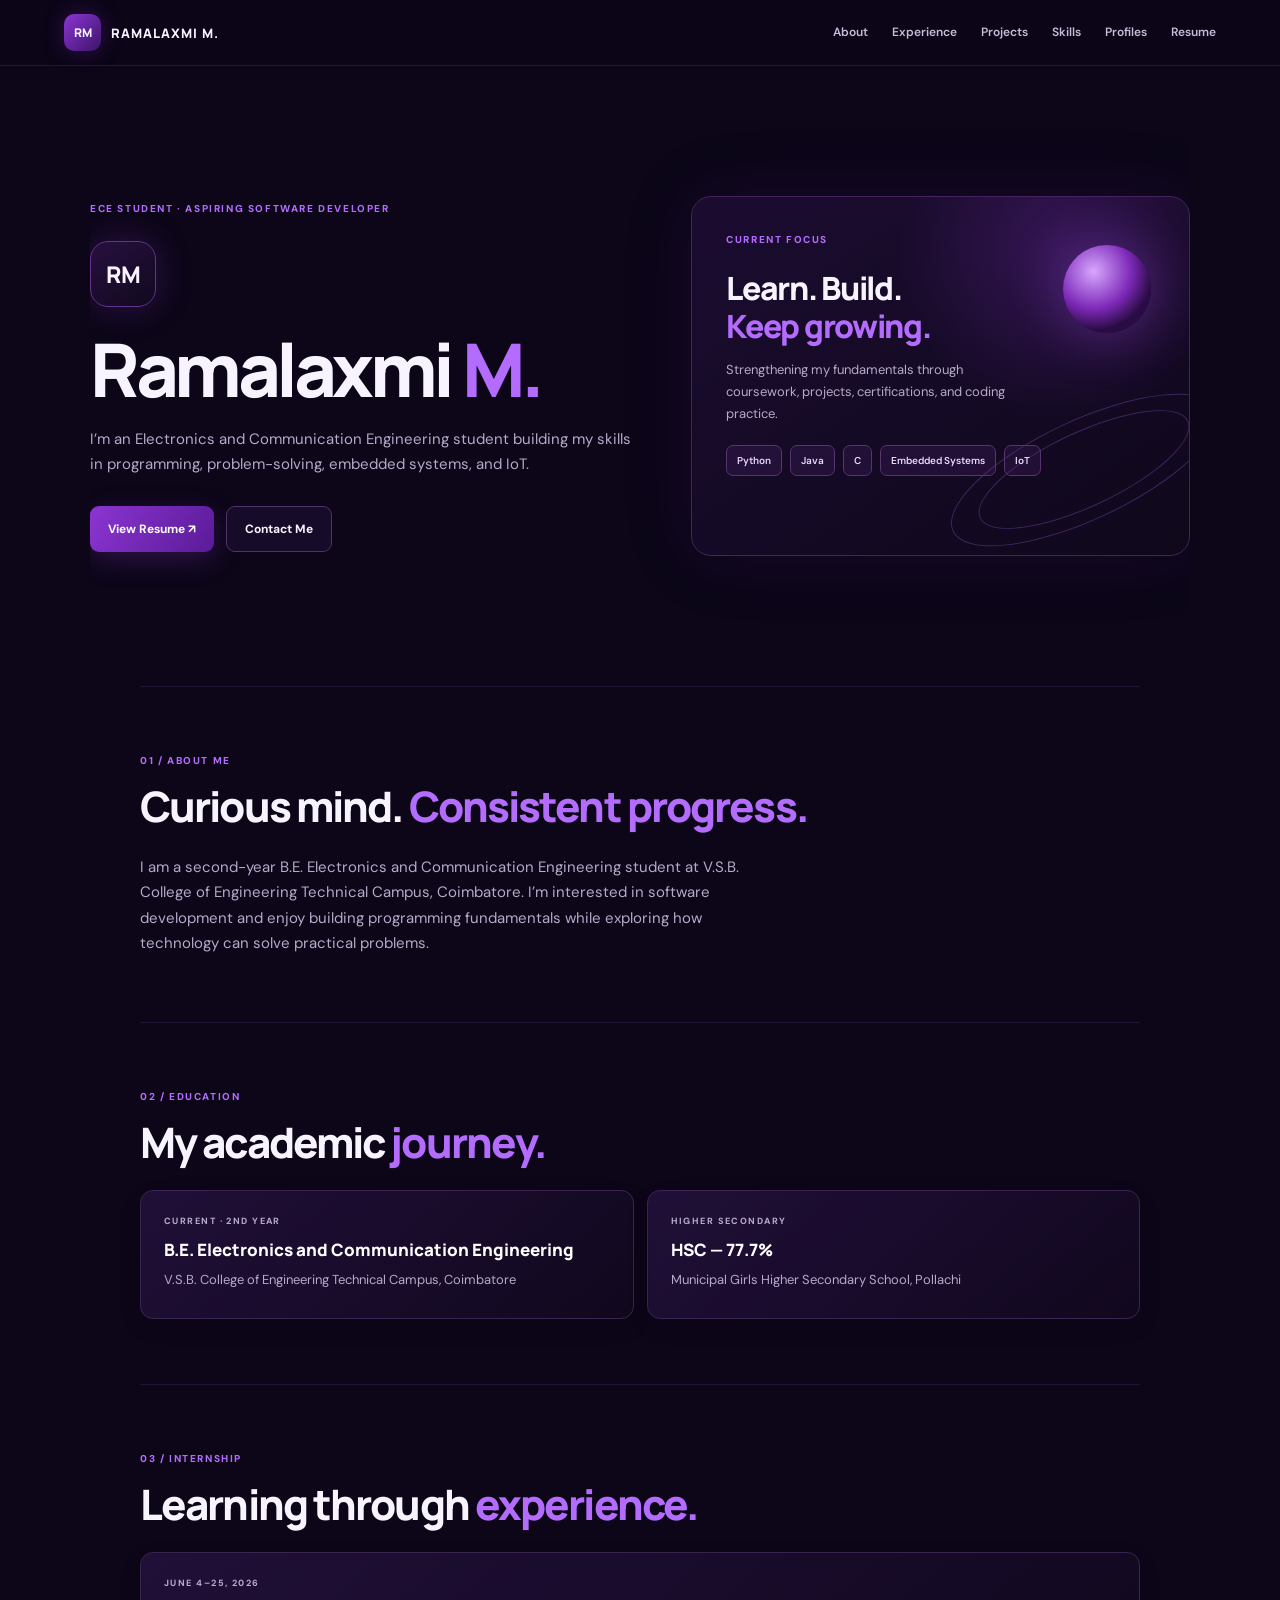
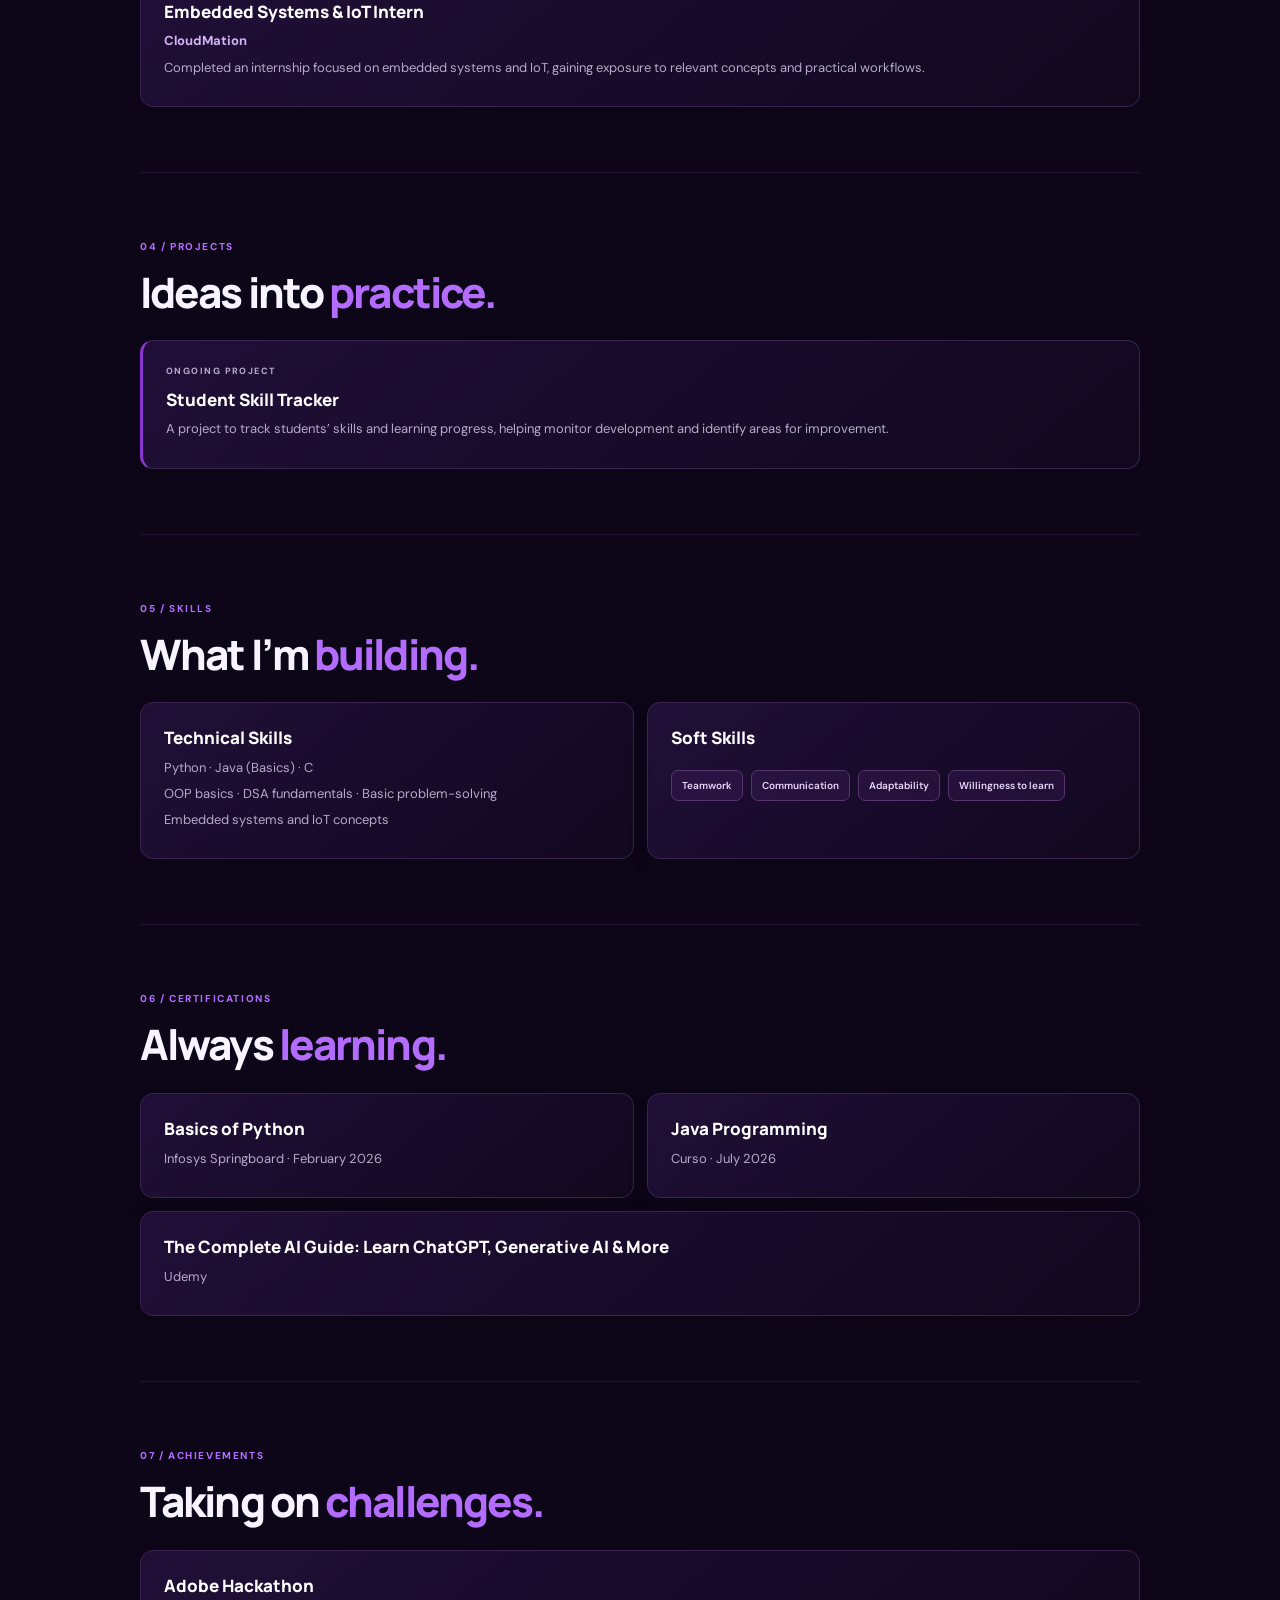
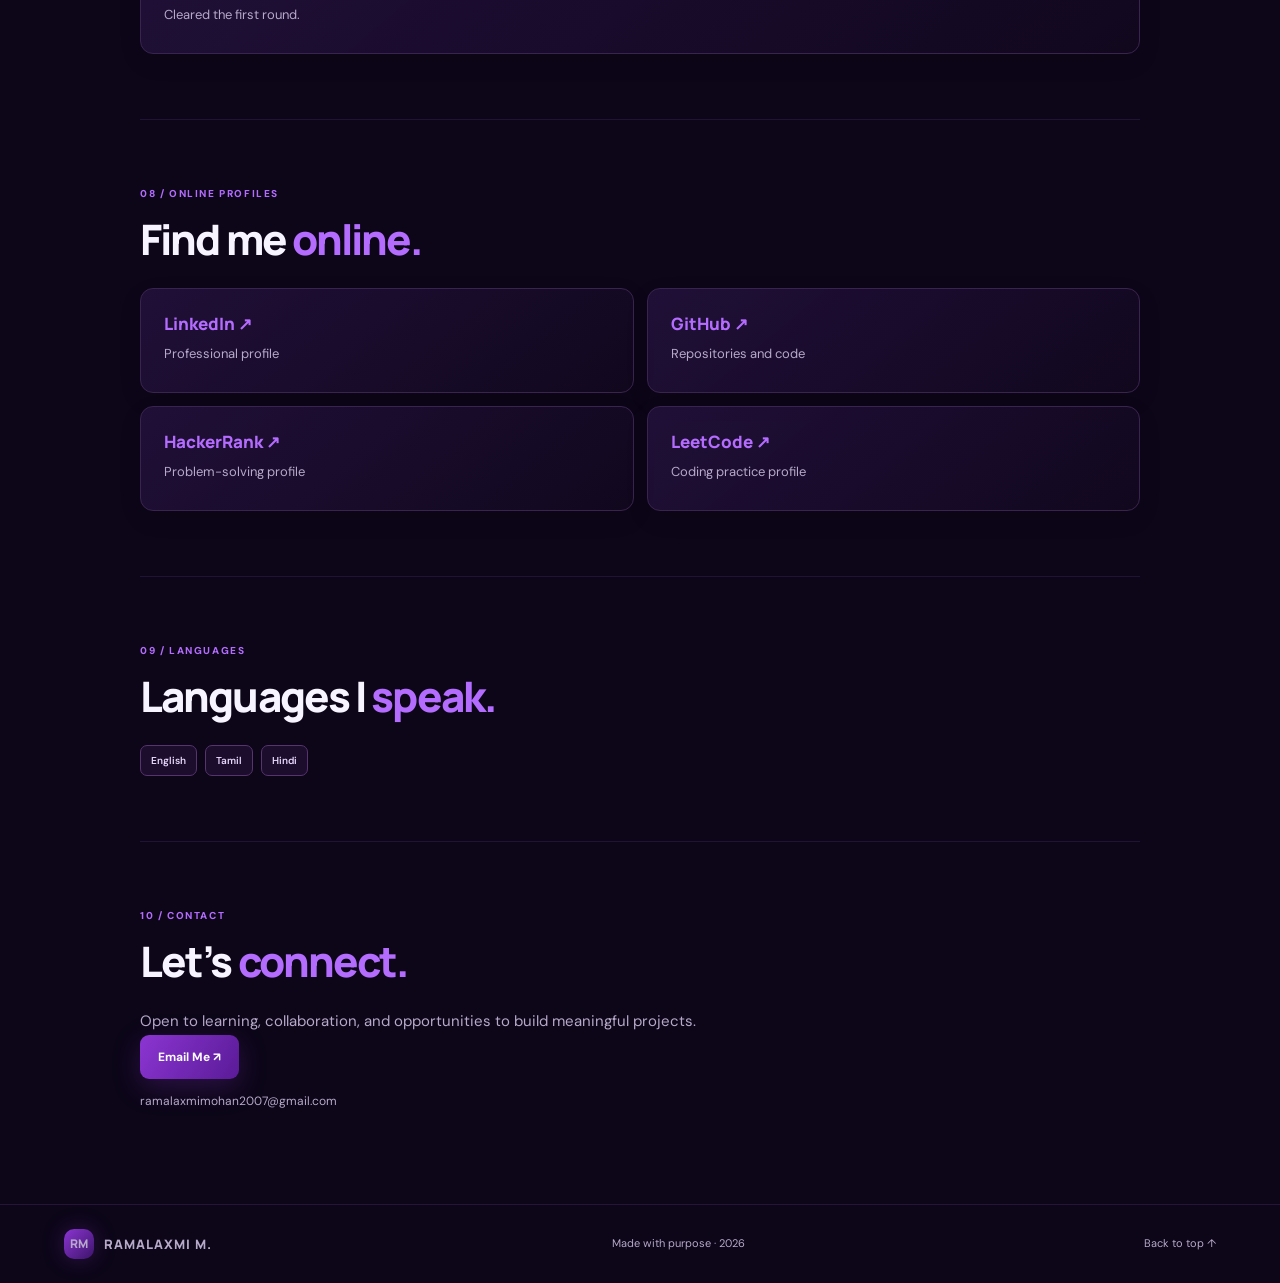
<file: index.html>
<!doctype html>
<html lang="en"><head><meta charset="utf-8"><meta name="viewport" content="width=device-width,initial-scale=1">
<meta name="description" content="Ramalaxmi M. — ECE Student and Aspiring Software Developer"><title>Ramalaxmi M. | Portfolio</title><link rel="stylesheet" href="style.css"></head>
<body><header class="topbar"><a class="brand" href="#home"><span class="logo">RM</span> RAMALAXMI M.</a><button class="menu" aria-label="Toggle navigation" aria-expanded="false">☰</button>
<nav class="nav"><a href="#about">About</a><a href="#experience">Experience</a><a href="#projects">Projects</a><a href="#skills">Skills</a><a href="#profiles">Profiles</a><a href="resume.html">Resume</a></nav></header>
<main>
<section class="hero" id="home"><div class="hero-text"><p class="eyebrow">ECE STUDENT · ASPIRING SOFTWARE DEVELOPER</p><div class="avatar">RM</div><h1>Ramalaxmi <span>M.</span></h1><p class="intro">I’m an Electronics and Communication Engineering student building my skills in programming, problem-solving, embedded systems, and IoT.</p><div class="buttons"><a class="btn primary" href="resume.pdf" target="_blank" rel="noopener">View Resume ↗</a><a class="btn ghost" href="#contact">Contact Me</a></div></div>
<div class="visual-card"><div class="orb"></div><p class="eyebrow">CURRENT FOCUS</p><h2>Learn. Build.<br><span>Keep growing.</span></h2><p>Strengthening my fundamentals through coursework, projects, certifications, and coding practice.</p><div class="chips"><span>Python</span><span>Java</span><span>C</span><span>Embedded Systems</span><span>IoT</span></div><div class="orbit orbit1"></div><div class="orbit orbit2"></div></div></section>
<section class="section" id="about"><p class="eyebrow">01 / ABOUT ME</p><h2>Curious mind. <span>Consistent progress.</span></h2><p class="copy">I am a second-year B.E. Electronics and Communication Engineering student at V.S.B. College of Engineering Technical Campus, Coimbatore. I’m interested in software development and enjoy building programming fundamentals while exploring how technology can solve practical problems.</p></section>
<section class="section" id="education"><p class="eyebrow">02 / EDUCATION</p><h2>My academic <span>journey.</span></h2><div class="cards"><article class="card"><p class="tag">CURRENT · 2ND YEAR</p><h3>B.E. Electronics and Communication Engineering</h3><p>V.S.B. College of Engineering Technical Campus, Coimbatore</p></article><article class="card"><p class="tag">HIGHER SECONDARY</p><h3>HSC — 77.7%</h3><p>Municipal Girls Higher Secondary School, Pollachi</p></article></div></section>
<section class="section" id="experience"><p class="eyebrow">03 / INTERNSHIP</p><h2>Learning through <span>experience.</span></h2><article class="card"><p class="tag">JUNE 4–25, 2026</p><h3>Embedded Systems &amp; IoT Intern</h3><p class="company">CloudMation</p><p>Completed an internship focused on embedded systems and IoT, gaining exposure to relevant concepts and practical workflows.</p></article></section>
<section class="section" id="projects"><p class="eyebrow">04 / PROJECTS</p><h2>Ideas into <span>practice.</span></h2><article class="card project"><p class="tag">ONGOING PROJECT</p><h3>Student Skill Tracker</h3><p>A project to track students’ skills and learning progress, helping monitor development and identify areas for improvement.</p></article></section>
<section class="section" id="skills"><p class="eyebrow">05 / SKILLS</p><h2>What I’m <span>building.</span></h2><div class="cards"><article class="card"><h3>Technical Skills</h3><p>Python · Java (Basics) · C</p><p>OOP basics · DSA fundamentals · Basic problem-solving</p><p>Embedded systems and IoT concepts</p></article><article class="card"><h3>Soft Skills</h3><div class="chips"><span>Teamwork</span><span>Communication</span><span>Adaptability</span><span>Willingness to learn</span></div></article></div></section>
<section class="section" id="certifications"><p class="eyebrow">06 / CERTIFICATIONS</p><h2>Always <span>learning.</span></h2><div class="cards"><article class="card"><h3>Basics of Python</h3><p>Infosys Springboard · February 2026</p></article><article class="card"><h3>Java Programming</h3><p>Curso · July 2026</p></article><article class="card wide"><h3>The Complete AI Guide: Learn ChatGPT, Generative AI &amp; More</h3><p>Udemy</p></article></div></section>
<section class="section" id="achievements"><p class="eyebrow">07 / ACHIEVEMENTS</p><h2>Taking on <span>challenges.</span></h2><article class="card"><h3>Adobe Hackathon</h3><p>Cleared the first round.</p></article></section>
<section class="section" id="profiles"><p class="eyebrow">08 / ONLINE PROFILES</p><h2>Find me <span>online.</span></h2><div class="cards profiles"><a class="card profile" href="https://www.linkedin.com/in/ramalaxmi2007" target="_blank" rel="noopener noreferrer"><h3>LinkedIn ↗</h3><p>Professional profile</p></a><a class="card profile" href="https://github.com/ramalaxmi1204" target="_blank" rel="noopener noreferrer"><h3>GitHub ↗</h3><p>Repositories and code</p></a><a class="card profile" href="https://www.hackerrank.com/profile/ramalaxmimohan21" target="_blank" rel="noopener noreferrer"><h3>HackerRank ↗</h3><p>Problem-solving profile</p></a><a class="card profile" href="https://leetcode.com/u/RAMA_LAXMI1204/" target="_blank" rel="noopener noreferrer"><h3>LeetCode ↗</h3><p>Coding practice profile</p></a></div></section>
<section class="section" id="languages"><p class="eyebrow">09 / LANGUAGES</p><h2>Languages I <span>speak.</span></h2><div class="chips"><span>English</span><span>Tamil</span><span>Hindi</span></div></section>
<section class="section contact" id="contact"><p class="eyebrow">10 / CONTACT</p><h2>Let’s <span>connect.</span></h2><p class="copy">Open to learning, collaboration, and opportunities to build meaningful projects.</p><a class="btn primary" href="mailto:ramalaxmimohan2007@gmail.com">Email Me ↗</a><p class="email">ramalaxmimohan2007@gmail.com</p></section>
</main><footer><a class="brand" href="#home"><span class="logo mini">RM</span> RAMALAXMI M.</a><span>Made with purpose · <span id="year"></span></span><a href="#home">Back to top ↑</a></footer><script src="script.js"></script></body></html>
</file>
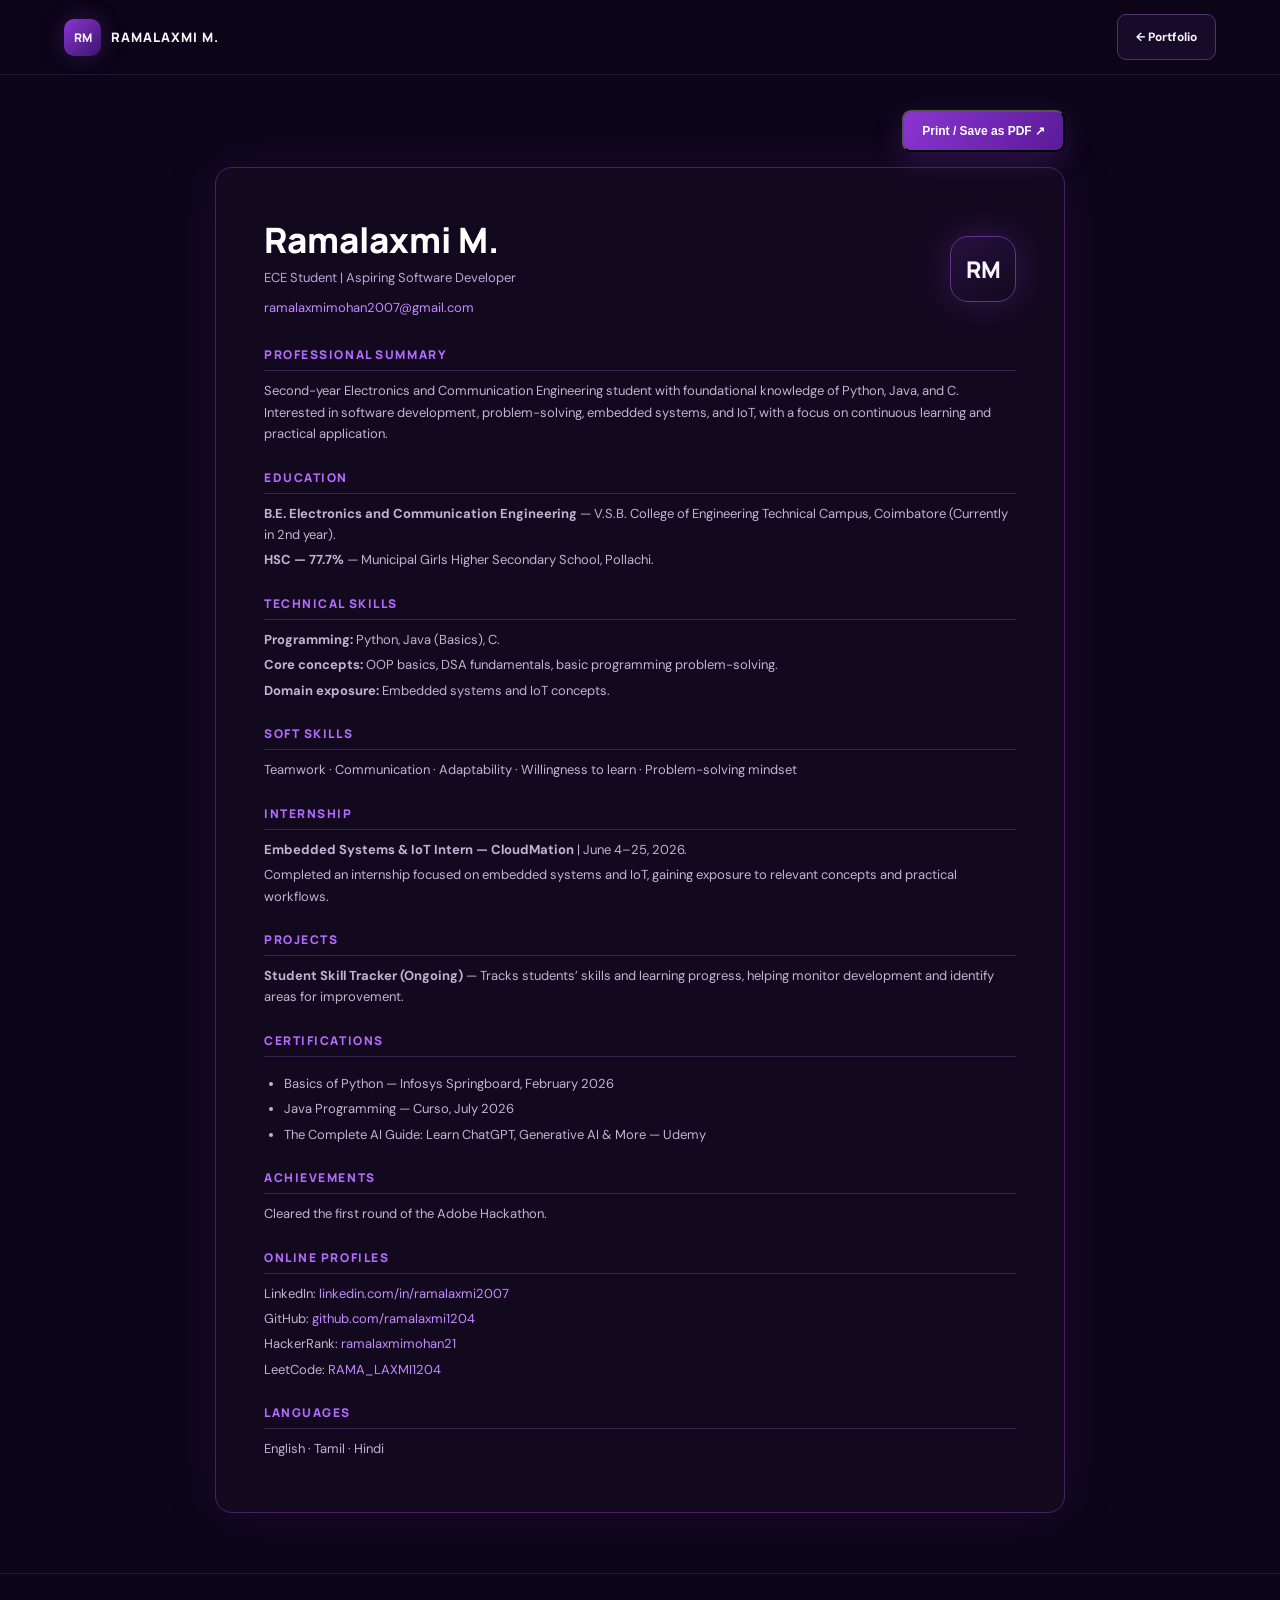
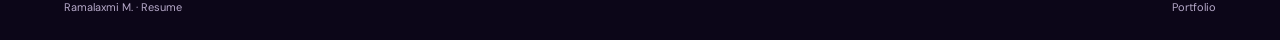
<file: resume.html>
<!doctype html><html lang="en"><head><meta charset="utf-8"><meta name="viewport" content="width=device-width,initial-scale=1"><title>Ramalaxmi M. | Resume</title><link rel="stylesheet" href="style.css"><style>.resume-wrap{width:min(100% - 32px,850px);margin:35px auto 60px}.resume{background:#13091f;border:1px solid #45235e;border-radius:17px;padding:clamp(24px,5vw,48px);box-shadow:0 0 55px rgba(139,53,209,.12)}.resume h1{font:800 35px 'Manrope',sans-serif;margin:0;color:#fff}.resume h2{font:800 12px 'Manrope',sans-serif;letter-spacing:.13em;color:#b46cff;border-bottom:1px solid #39244f;padding-bottom:7px;margin:24px 0 9px}.resume p,.resume li{font-size:13px;line-height:1.65;color:#c1b3d2;margin:4px 0}.resume a{color:#c28aff;overflow-wrap:anywhere}.resume ul{padding-left:20px}.resume-top{display:flex;align-items:center;justify-content:space-between;gap:20px}.resume-top .avatar{flex-shrink:0;margin:0}.resume .role{color:#bca5d4;margin:3px 0 8px}.resume-actions{display:flex;justify-content:flex-end;margin-bottom:15px}@media print{body{background:white;color:#222}.topbar,footer,.resume-actions{display:none!important}.resume-wrap{width:100%;margin:0}.resume{background:white;color:#222;border:0;box-shadow:none;padding:0}.resume h1{color:#101020}.resume h2{color:#6d20a6;border-color:#ddd}.resume p,.resume li{color:#444}.resume a{color:#5a188c}}</style></head><body><header class="topbar"><a class="brand" href="index.html"><span class="logo">RM</span> RAMALAXMI M.</a><a class="btn ghost" href="index.html">← Portfolio</a></header><main class="resume-wrap"><div class="resume-actions"><button class="btn primary" onclick="window.print()">Print / Save as PDF ↗</button></div><article class="resume"><div class="resume-top"><div><h1>Ramalaxmi M.</h1><p class="role">ECE Student | Aspiring Software Developer</p><p><a href="mailto:ramalaxmimohan2007@gmail.com">ramalaxmimohan2007@gmail.com</a></p></div><div class="avatar">RM</div></div>
<h2>PROFESSIONAL SUMMARY</h2><p>Second-year Electronics and Communication Engineering student with foundational knowledge of Python, Java, and C. Interested in software development, problem-solving, embedded systems, and IoT, with a focus on continuous learning and practical application.</p>
<h2>EDUCATION</h2><p><b>B.E. Electronics and Communication Engineering</b> — V.S.B. College of Engineering Technical Campus, Coimbatore (Currently in 2nd year).</p><p><b>HSC — 77.7%</b> — Municipal Girls Higher Secondary School, Pollachi.</p>
<h2>TECHNICAL SKILLS</h2><p><b>Programming:</b> Python, Java (Basics), C.</p><p><b>Core concepts:</b> OOP basics, DSA fundamentals, basic programming problem-solving.</p><p><b>Domain exposure:</b> Embedded systems and IoT concepts.</p>
<h2>SOFT SKILLS</h2><p>Teamwork · Communication · Adaptability · Willingness to learn · Problem-solving mindset</p>
<h2>INTERNSHIP</h2><p><b>Embedded Systems &amp; IoT Intern — CloudMation</b> | June 4–25, 2026.</p><p>Completed an internship focused on embedded systems and IoT, gaining exposure to relevant concepts and practical workflows.</p>
<h2>PROJECTS</h2><p><b>Student Skill Tracker (Ongoing)</b> — Tracks students’ skills and learning progress, helping monitor development and identify areas for improvement.</p>
<h2>CERTIFICATIONS</h2><ul><li>Basics of Python — Infosys Springboard, February 2026</li><li>Java Programming — Curso, July 2026</li><li>The Complete AI Guide: Learn ChatGPT, Generative AI &amp; More — Udemy</li></ul>
<h2>ACHIEVEMENTS</h2><p>Cleared the first round of the Adobe Hackathon.</p>
<h2>ONLINE PROFILES</h2><p>LinkedIn: <a href="https://www.linkedin.com/in/ramalaxmi2007">linkedin.com/in/ramalaxmi2007</a></p><p>GitHub: <a href="https://github.com/ramalaxmi1204">github.com/ramalaxmi1204</a></p><p>HackerRank: <a href="https://www.hackerrank.com/profile/ramalaxmimohan21">ramalaxmimohan21</a></p><p>LeetCode: <a href="https://leetcode.com/u/RAMA_LAXMI1204/">RAMA_LAXMI1204</a></p>
<h2>LANGUAGES</h2><p>English · Tamil · Hindi</p></article></main><footer><span>Ramalaxmi M. · Resume</span><a href="index.html">Portfolio</a></footer></body></html>
</file>
<file: style.css>
@import url('https://fonts.googleapis.com/css2?family=DM+Sans:wght@400;500;600;700;800&family=Manrope:wght@400;500;600;700;800&display=swap');
:root{--bg:#0c0618;--panel:#160b29;--panel2:#21103b;--purple:#8b35d1;--violet:#b46cff;--white:#f8f4ff;--muted:#b6a9c9;--line:#39244f;--glow:rgba(139,53,209,.28)}
*{box-sizing:border-box}html{scroll-behavior:smooth;scroll-padding-top:85px}body{margin:0;background:var(--bg);color:var(--white);font-family:'DM Sans',sans-serif;line-height:1.7}a{color:inherit;text-decoration:none}.topbar{position:sticky;top:0;z-index:20;display:flex;align-items:center;justify-content:space-between;gap:20px;padding:14px max(5vw,24px);background:rgba(12,6,24,.93);backdrop-filter:blur(14px);border-bottom:1px solid rgba(180,108,255,.15)}.brand{display:flex;align-items:center;gap:10px;font:800 13px 'Manrope',sans-serif;letter-spacing:.08em}.logo{display:grid;place-items:center;width:37px;height:37px;border-radius:10px;background:linear-gradient(135deg,#8b35d1,#3d146b);box-shadow:0 0 22px var(--glow);font-size:12px;letter-spacing:0}.logo.mini{width:30px;height:30px}.nav{display:flex;align-items:center;gap:24px;color:#c9bbd9;font-size:12px;font-weight:600}.nav a:hover,footer a:hover{color:var(--violet)}.menu{display:none;color:white;background:none;border:0;font-size:24px}.hero{width:min(100% - 48px,1100px);margin:auto;min-height:620px;padding:80px 0;display:grid;grid-template-columns:1.05fr .95fr;align-items:center;gap:50px;overflow:hidden}.eyebrow,.tag{color:var(--violet);font-size:10px;font-weight:800;letter-spacing:.16em}.hero .eyebrow{margin:0 0 18px}.avatar{width:66px;height:66px;border:1px solid #63358a;border-radius:18px;display:grid;place-items:center;font:800 23px 'Manrope',sans-serif;background:linear-gradient(145deg,#27103f,#11091e);box-shadow:0 0 35px var(--glow);margin:24px 0}.hero h1{font:800 clamp(46px,6.3vw,74px)/1.02 'Manrope',sans-serif;letter-spacing:-.06em;margin:0 0 20px}.hero h1 span,h2 span{color:var(--violet)}.intro,.copy{max-width:620px;color:var(--muted);font-size:15px}.buttons{display:flex;gap:12px;flex-wrap:wrap;margin-top:28px}.btn{display:inline-flex;align-items:center;justify-content:center;padding:12px 18px;border-radius:9px;font-size:12px;font-weight:700;transition:transform .2s,box-shadow .2s}.btn:hover{transform:translateY(-2px)}.primary{background:linear-gradient(120deg,#8b35d1,#5a1b98);color:white;box-shadow:0 8px 28px rgba(139,53,209,.25)}.ghost{border:1px solid #50336a;background:#160b29;color:#f8f4ff}.visual-card{position:relative;min-height:360px;padding:34px;border:1px solid #45235e;border-radius:20px;background:radial-gradient(circle at 75% 15%,rgba(139,53,209,.27),transparent 35%),linear-gradient(145deg,#1b0c30,#0f081b);box-shadow:0 0 70px rgba(83,25,125,.15);overflow:hidden}.visual-card .eyebrow{position:relative;z-index:1}.visual-card h2{position:relative;z-index:1;font:800 32px/1.18 'Manrope',sans-serif;letter-spacing:-.04em;margin:22px 0 12px}.visual-card p:not(.eyebrow){position:relative;z-index:1;color:var(--muted);font-size:13px;max-width:300px}.chips{display:flex;flex-wrap:wrap;gap:8px;margin-top:20px;position:relative;z-index:2}.chips span{font-size:10px;font-weight:600;color:#e8d7fb;border:1px solid #56346e;background:rgba(100,45,141,.18);padding:6px 10px;border-radius:7px}.orb{position:absolute;right:38px;top:48px;width:88px;height:88px;border-radius:50%;background:radial-gradient(circle at 35% 30%,#d7a7ff,#7c28b7 45%,#2a0c44 70%);box-shadow:0 0 55px rgba(166,78,239,.4)}.orbit{position:absolute;border:1px solid rgba(180,108,255,.28);border-radius:50%;transform:rotate(-25deg)}.orbit1{width:290px;height:100px;right:-40px;bottom:35px}.orbit2{width:230px;height:75px;right:-10px;bottom:48px}.section{width:min(100% - 48px,1000px);margin:0 auto;padding:65px 0;border-top:1px solid rgba(180,108,255,.13)}.section h2{font:800 clamp(30px,4.2vw,42px)/1.16 'Manrope',sans-serif;letter-spacing:-.045em;margin:0 0 24px}.section>.eyebrow{margin:0 0 13px}.copy{margin:0}.cards{display:grid;grid-template-columns:repeat(2,minmax(0,1fr));gap:13px}.card{padding:23px;border-radius:13px;border:1px solid var(--line);background:linear-gradient(140deg,rgba(34,16,59,.9),rgba(17,8,30,.95));box-shadow:0 8px 24px rgba(0,0,0,.08)}.card h3{font:800 17px/1.4 'Manrope',sans-serif;margin:0 0 7px;color:#fff}.card p{font-size:13px;color:var(--muted);margin:4px 0}.card .tag{margin:0 0 8px;font-size:9px}.company{color:#d4b3f5!important;font-weight:700}.project{border-left:3px solid var(--purple)}.wide{grid-column:1/-1}.profile{transition:transform .2s,border-color .2s}.profile:hover{transform:translateY(-3px);border-color:#8144ad}.profile h3{color:var(--violet)}.contact{padding-bottom:80px}.email{color:var(--muted);font-size:12px;margin-top:12px}footer{display:flex;justify-content:space-between;align-items:center;gap:15px;padding:24px max(5vw,24px);border-top:1px solid rgba(180,108,255,.15);color:var(--muted);font-size:11px}
@media(max-width:760px){.topbar{flex-wrap:wrap}.menu{display:block}.nav{display:none;order:3;width:100%;flex-direction:column;align-items:flex-start;gap:13px;padding:10px 0}.nav.open{display:flex}.hero{grid-template-columns:1fr;gap:30px;padding:55px 0;min-height:auto}.visual-card{min-height:320px}.cards{grid-template-columns:1fr}.wide{grid-column:auto}.section{padding:50px 0}footer{flex-wrap:wrap}}@media(prefers-reduced-motion:reduce){html{scroll-behavior:auto}*,*::before,*::after{transition:none!important}}
</file>
